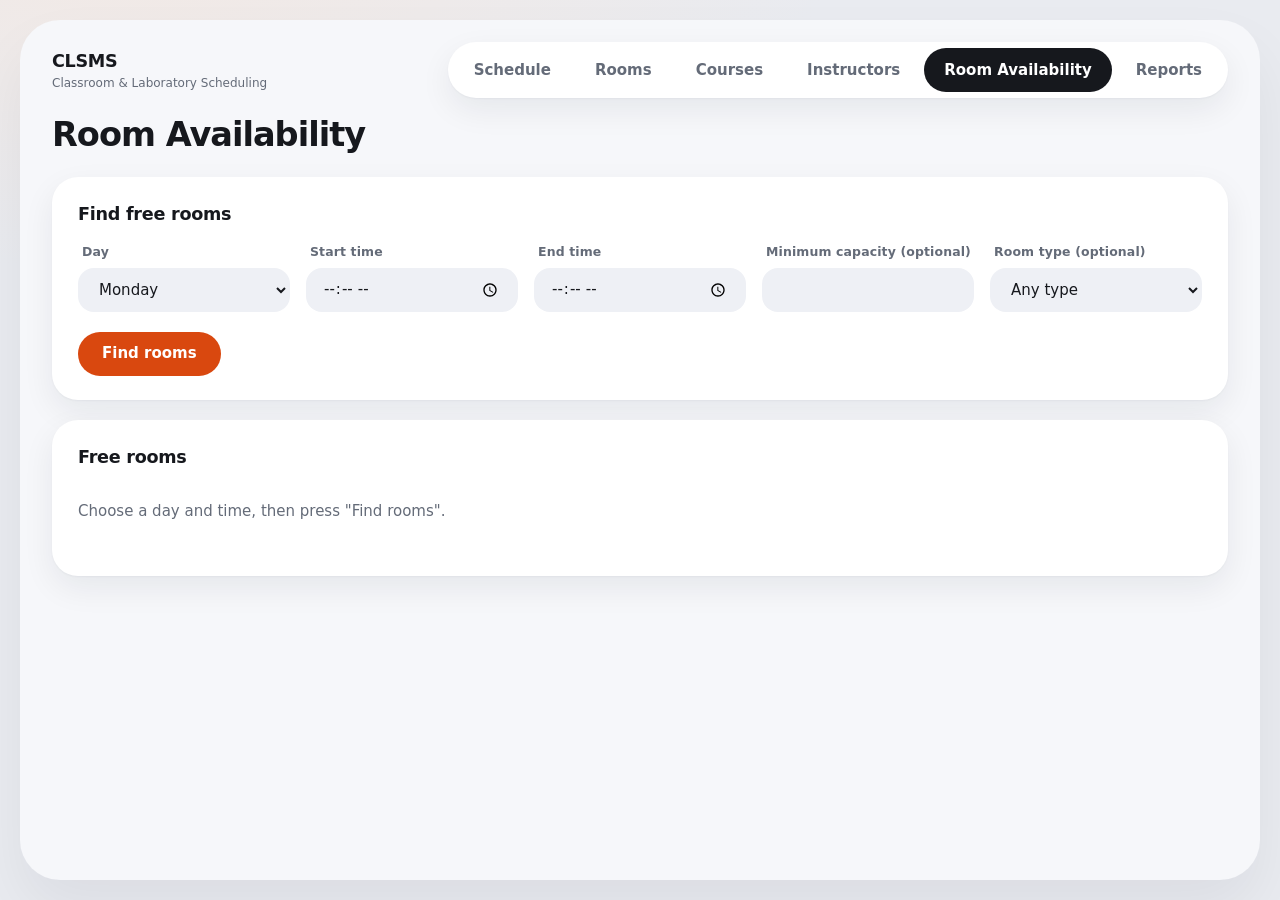
<file: src/main/resources/static/availability.html>
<!DOCTYPE html>
<html lang="en">
<head>
  <meta charset="utf-8">
  <meta name="viewport" content="width=device-width, initial-scale=1">
  <title>Room Availability - CLSMS</title>
  <link rel="stylesheet" href="styles.css">
</head>
<body>
<div class="app">
  <nav class="sidebar" id="sidebar" aria-label="Main menu"></nav>

  <main>
    <h1>Room Availability</h1>
    <noscript><p class="alert alert-error">This page needs JavaScript turned on.</p></noscript>
    <div id="messages" aria-live="polite"></div>

    <section class="card" aria-labelledby="formTitle">
      <h2 id="formTitle">Find free rooms</h2>
      <form id="availabilityForm" novalidate>
        <div class="form-grid">
          <div class="field">
            <label for="day">Day</label>
            <select id="day"></select>
          </div>
          <div class="field">
            <label for="start">Start time</label>
            <input id="start" type="time">
          </div>
          <div class="field">
            <label for="end">End time</label>
            <input id="end" type="time">
          </div>
          <div class="field">
            <label for="minCapacity">Minimum capacity (optional)</label>
            <input id="minCapacity" type="number" min="1" step="1">
          </div>
          <div class="field">
            <label for="type">Room type (optional)</label>
            <select id="type">
              <option value="">Any type</option>
              <option value="CLASSROOM">Classroom</option>
              <option value="LABORATORY">Laboratory</option>
            </select>
          </div>
        </div>
        <div class="actions">
          <button type="submit" class="btn" id="searchBtn">Find rooms</button>
        </div>
      </form>
    </section>

    <section class="card" aria-labelledby="resultsTitle">
      <h2 id="resultsTitle">Free rooms</h2>
      <p class="empty" id="resultsNote">Choose a day and time, then press "Find rooms".</p>
      <div class="table-wrap" id="resultsWrap" hidden>
        <table>
          <thead>
            <tr><th>ID</th><th>Name</th><th>Type</th><th>Location</th><th>Capacity</th></tr>
          </thead>
          <tbody id="rows"></tbody>
        </table>
      </div>
    </section>
  </main>
</div>

<script src="api.js"></script>
<script src="ui.js"></script>
<script src="availability.js"></script>
</body>
</html>
</file>
<file: src/main/resources/static/styles.css>
/* CLSMS shared styles - light, soft and rounded.
   Motion rules: only transform/opacity/colors, short ease-out transitions, press = scale(0.97),
   hover effects only on real hover devices, nothing moves for people who ask for reduced motion. */

:root {
  color-scheme: light;
  --bg: #e9ebf0;
  --shell: #f6f7fa;
  --card: #ffffff;
  --soft: #eef0f5;
  --soft-hover: #e3e6ed;
  --line: #e6e8ee;
  --ink: #16181d;
  --ink-hover: #343842;
  --muted: #646b78;
  --accent: #d9480f;          /* warm orange: main actions, focus */
  --accent-hover: #bf3f0b;
  --accent-ring: rgba(217, 72, 15, 0.35);
  --danger: #c92a1d;

  --classroom: #2f5fd0;
  --classroom-soft: #dde7ff;
  --classroom-ink: #1c3a8f;
  --lab: #17795a;
  --lab-soft: #d6f3e6;
  --lab-ink: #0e5233;

  --radius: 26px;
  --shadow: 0 1px 2px rgba(16, 24, 40, 0.04), 0 12px 32px rgba(16, 24, 40, 0.07);
  --ease: cubic-bezier(0.23, 1, 0.32, 1);   /* strong ease-out */
}

* { box-sizing: border-box; }
[hidden] { display: none !important; }

body {
  margin: 0;
  padding: 20px;
  font-family: "Plus Jakarta Sans", "Segoe UI Variable", "Segoe UI", system-ui, Arial, sans-serif;
  font-size: 15px;
  background: radial-gradient(1200px 600px at 10% -10%, #f3e9e4 0%, transparent 60%), var(--bg);
  color: var(--ink);
  line-height: 1.5;
  -webkit-font-smoothing: antialiased;
}

h1 { margin: 0 0 22px; font-size: 2.1rem; font-weight: 650; letter-spacing: -0.03em; line-height: 1.15; }
h2 { margin: 0 0 16px; font-size: 1.1rem; font-weight: 650; letter-spacing: -0.015em; }
h3.day-heading { margin: 20px 0 8px; font-size: 1rem; font-weight: 650; }
td, th, .stat strong, .time-label, .booking, .alert { font-variant-numeric: tabular-nums; }

/* ---------- skip link (first thing keyboard users reach) ---------- */
.skip {
  position: absolute;
  left: 16px;
  top: -60px;
  z-index: 10;
  padding: 10px 18px;
  border-radius: 999px;
  background: var(--ink);
  color: #fff;
  text-decoration: none;
}
.skip:focus { top: 12px; }

/* ---------- page shell ---------- */
.app {
  display: flex;
  flex-direction: column;
  max-width: 1440px;
  min-height: calc(100vh - 40px);
  margin: 0 auto;
  padding: 22px 32px 40px;
  background: var(--shell);
  border-radius: 40px;
  box-shadow: 0 30px 60px rgba(16, 24, 40, 0.06);
}
main { flex: 1; min-width: 0; padding-top: 18px; }

/* ---------- top navigation (the #sidebar element, drawn as a pill bar) ---------- */
.sidebar { display: flex; align-items: center; justify-content: space-between; gap: 16px; }
.sidebar .brand { font-weight: 700; font-size: 1.1rem; letter-spacing: -0.02em; white-space: nowrap; }
.sidebar .brand small { display: block; font-weight: 450; font-size: 0.75rem; color: var(--muted); letter-spacing: 0; }
.sidebar .links {
  display: flex;
  gap: 4px;
  padding: 6px;
  background: var(--card);
  border-radius: 999px;
  box-shadow: var(--shadow);
  overflow-x: auto;
}
.sidebar a {
  display: inline-flex;
  align-items: center;
  min-height: 44px;
  padding: 0 20px;
  border-radius: 999px;
  color: var(--muted);
  text-decoration: none;
  white-space: nowrap;
  font-weight: 550;
  transition: background-color 160ms var(--ease), color 160ms var(--ease), transform 160ms var(--ease);
}
.sidebar a:active { transform: scale(0.97); }
.sidebar a[aria-current="page"] { background: var(--ink); color: #fff; }
@media (hover: hover) and (pointer: fine) {
  .sidebar a:hover { background: var(--soft); color: var(--ink); }
  .sidebar a[aria-current="page"]:hover { background: var(--ink); color: #fff; }
}

/* ---------- cards ---------- */
.card {
  background: var(--card);
  border-radius: var(--radius);
  padding: 24px 26px;
  margin-bottom: 20px;
  box-shadow: var(--shadow);
}

/* ---------- forms ---------- */
.form-grid {
  display: grid;
  grid-template-columns: repeat(auto-fit, minmax(170px, 1fr));
  gap: 16px;
  align-items: end;
}
.field { display: flex; flex-direction: column; gap: 6px; }
.field label { font-size: 0.78rem; font-weight: 650; color: var(--muted); padding-left: 4px; letter-spacing: 0.01em; }
.field.checkbox { flex-direction: row; align-items: center; gap: 10px; min-height: 44px; }
.field.checkbox label { font-size: 0.95rem; color: var(--ink); padding-left: 0; }
.field.checkbox input { width: 22px; height: 22px; padding: 0; accent-color: var(--ink); }

input, select, textarea {
  font: inherit;
  min-height: 44px;
  padding: 0 16px;
  border: 1.5px solid transparent;
  border-radius: 16px;
  background: var(--soft);
  color: var(--ink);
  min-width: 0;
  transition: background-color 160ms var(--ease), border-color 160ms var(--ease), box-shadow 160ms var(--ease);
}
input::placeholder { color: #98a0ad; }
input:disabled { opacity: 0.6; }
@media (hover: hover) and (pointer: fine) {
  input:hover:not(:disabled), select:hover { background: var(--soft-hover); }
}
input:focus-visible, select:focus-visible {
  outline: none;
  background: #fff;
  border-color: var(--accent);
  box-shadow: 0 0 0 4px var(--accent-ring);
}
button:focus-visible, a:focus-visible { outline: 3px solid var(--accent-ring); outline-offset: 2px; }

.actions { display: flex; flex-wrap: wrap; gap: 10px; margin-top: 20px; }

/* buttons: main action is orange, the rest are calm */
.btn {
  font: inherit;
  font-weight: 650;
  min-height: 44px;
  padding: 0 24px;
  border: 0;
  border-radius: 999px;
  cursor: pointer;
  background: var(--accent);
  color: #fff;
  transition: background-color 160ms var(--ease), transform 160ms var(--ease);
}
.btn:active { transform: scale(0.97); }
.btn:disabled { opacity: 0.55; cursor: wait; transform: none; }
.btn.secondary { background: var(--soft); color: var(--ink); }
.btn.danger { background: var(--danger); color: #fff; }
.btn.small { min-height: 36px; padding: 0 16px; font-size: 0.85rem; }
.btn.danger.small { background: #fde8e5; color: var(--danger); }
@media (hover: hover) and (pointer: fine) {
  .btn:hover:not(:disabled) { background: var(--accent-hover); }
  .btn.secondary:hover:not(:disabled) { background: var(--soft-hover); }
  .btn.danger:hover:not(:disabled) { background: #a82217; color: #fff; }
  .btn.danger.small:hover:not(:disabled) { background: #fbd2cd; color: var(--danger); }
}
@media (pointer: coarse) { .btn.small { min-height: 44px; } }

/* ---------- alerts (errors and confirmations) ---------- */
.alert {
  border-radius: 20px;
  padding: 16px 20px;
  margin-bottom: 20px;
  border: 1px solid;
  transform-origin: top left;
  animation: alert-in 220ms var(--ease);
}
.alert ul { margin: 6px 0 0; padding-left: 20px; }
.alert-error { background: #fee9e6; border-color: #f4b1a9; color: #7a1a12; }
.alert-success { background: #def7ea; border-color: #9fdcbd; color: #0f4d31; }
@keyframes alert-in { from { opacity: 0; transform: scale(0.97) translateY(-4px); } }

.empty { color: var(--muted); padding: 14px 0; }

/* ---------- tables ---------- */
.table-wrap { overflow-x: auto; }
table { width: 100%; border-collapse: collapse; }
th, td { text-align: left; padding: 14px 14px; vertical-align: middle; border-bottom: 1px solid var(--line); }
tbody tr:last-child td { border-bottom: 0; }
th { font-size: 0.7rem; font-weight: 650; text-transform: uppercase; letter-spacing: 0.08em; color: var(--muted); }
tbody tr { transition: background-color 160ms var(--ease); }
@media (hover: hover) and (pointer: fine) { tbody tr:hover { background: #f9fafc; } }
td:first-child { font-weight: 600; }

.badge { display: inline-block; padding: 3px 12px; border-radius: 999px; font-size: 0.78rem; font-weight: 650; }
.badge.classroom { background: var(--classroom-soft); color: var(--classroom-ink); }
.badge.laboratory { background: var(--lab-soft); color: var(--lab-ink); }
.badge.inactive { background: var(--soft); color: var(--muted); }

.toolbar { display: flex; flex-wrap: wrap; gap: 14px; align-items: end; }
.toolbar .field { min-width: 190px; }

/* ---------- summary cards (reports) ---------- */
.stats { display: grid; grid-template-columns: repeat(auto-fit, minmax(130px, 1fr)); gap: 14px; margin-bottom: 20px; }
.stat { background: var(--card); border-radius: 22px; padding: 18px 20px; box-shadow: var(--shadow); }
.stat strong { display: block; font-size: 2.1rem; font-weight: 650; letter-spacing: -0.03em; line-height: 1.1; }
.stat span { color: var(--muted); font-size: 0.85rem; }

/* ---------- weekly timetable ----------
   One hour = 60px. schedule.js uses the same number to place the blocks. */
.legend { display: flex; flex-wrap: wrap; gap: 4px 18px; margin: 0 0 12px; padding-left: 4px; font-size: 0.85rem; color: var(--muted); }
.legend .dot { display: inline-block; width: 12px; height: 12px; border-radius: 3px; margin-right: 6px; vertical-align: -1px; }
.dot.classroom { background: var(--classroom); }
.dot.laboratory { background: var(--lab); }

.tt-wrap { overflow-x: auto; background: var(--card); border-radius: var(--radius); box-shadow: var(--shadow); }
.tt-head, .tt-body {
  display: grid;
  grid-template-columns: 56px repeat(var(--days), minmax(130px, 1fr));
  min-width: 760px;
}
.tt-head { border-bottom: 1px solid var(--line); }
.tt-day { padding: 16px 8px; font-weight: 650; text-align: center; }

.time-col { position: relative; }
.time-label { position: absolute; right: 8px; transform: translateY(-50%); font-size: 0.72rem; color: var(--muted); }
.day-col {
  position: relative;
  border-left: 1px solid var(--line);
  background-image: repeating-linear-gradient(to bottom, transparent 0, transparent 59px, #eff1f5 59px, #eff1f5 60px);
}
/* Booking blocks: flat calendar-style, solid colour, tight corners, text from the top-left */
.booking {
  position: absolute;
  display: flex;
  flex-direction: column;
  align-items: flex-start;
  justify-content: flex-start;
  overflow: hidden;
  padding: 5px 8px;
  border: 0;
  border-radius: 5px;
  color: #fff;
  font: inherit;
  font-size: 0.74rem;
  line-height: 1.3;
  text-align: left;
  cursor: pointer;
  transition: background-color 140ms var(--ease), transform 140ms var(--ease);
}
.booking strong { font-weight: 700; font-size: 0.8rem; }
.booking span { display: block; max-width: 100%; opacity: 0.92; white-space: nowrap; overflow: hidden; text-overflow: ellipsis; }
.booking:active { transform: scale(0.98); }
.booking.classroom { background: var(--classroom); }
.booking.laboratory { background: var(--lab); }
@media (hover: hover) and (pointer: fine) {
  .booking.classroom:hover { background: #2450b8; }
  .booking.laboratory:hover { background: #106147; }
}

/* timetable on the left, booking form on the right (stacked on small screens) */
.schedule-layout { display: grid; grid-template-columns: minmax(0, 1fr) 320px; gap: 20px; align-items: start; }
.booking-card { position: sticky; top: 16px; margin-bottom: 0; }
.booking-card .form-grid { grid-template-columns: 1fr 1fr; }
.booking-card .field:nth-child(-n+3) { grid-column: 1 / -1; }
@media (max-width: 1100px) {
  .schedule-layout { grid-template-columns: minmax(0, 1fr); }
  .booking-card { position: static; }
}

/* ---------- phones ---------- */
@media (max-width: 800px) {
  body { padding: 8px; }
  .app { padding: 16px 14px 28px; border-radius: 28px; min-height: calc(100vh - 16px); }
  .sidebar { flex-direction: column; align-items: stretch; gap: 12px; }
  .sidebar .links { border-radius: 24px; }
  h1 { font-size: 1.7rem; }
  .card { padding: 18px; }
}

/* ---------- reduced motion: keep colour changes, drop movement ---------- */
@media (prefers-reduced-motion: reduce) {
  *, *::before, *::after { animation: none !important; }
  .btn:active, .sidebar a:active, .booking:active { transform: none !important; }
}
</file>
